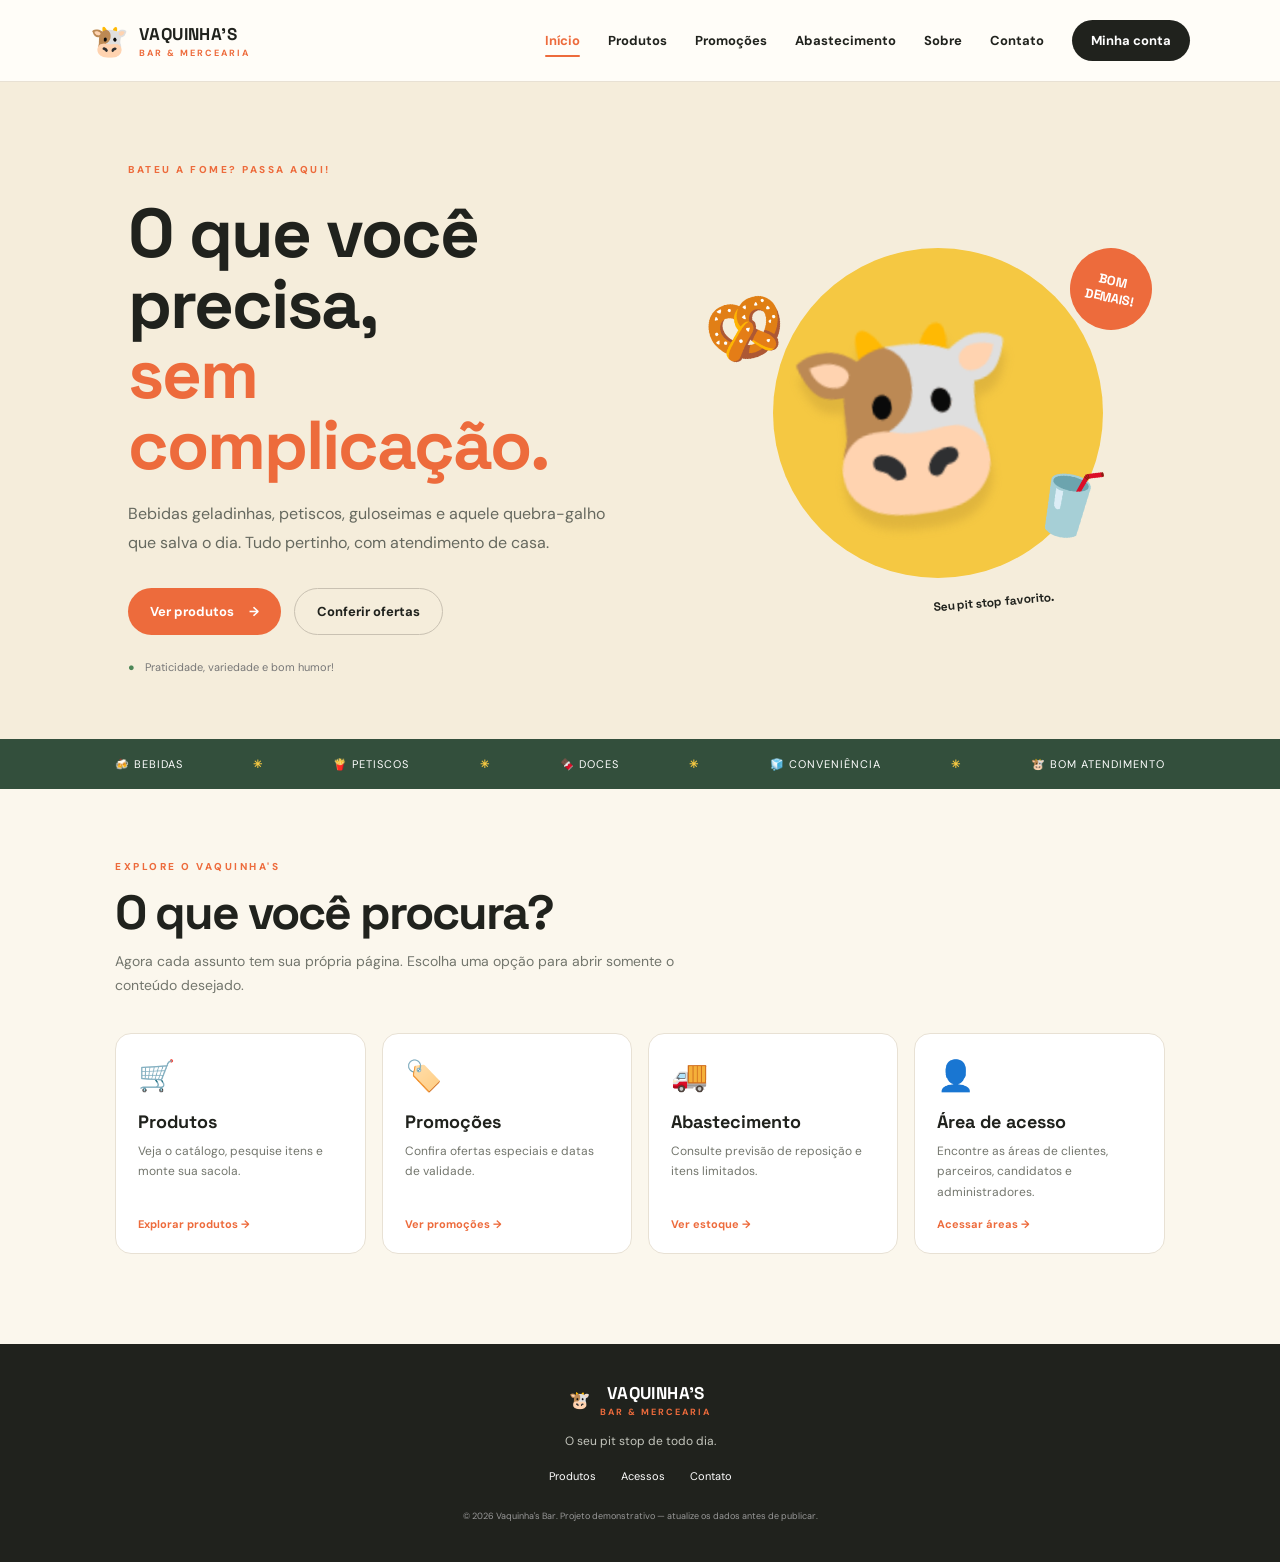
<file: vaquinhas_bar/index.html>
<!DOCTYPE html>
<html lang="pt-BR">
<head>
<meta charset="UTF-8"><meta name="viewport" content="width=device-width, initial-scale=1.0">
<meta name="description" content="Vaquinha's Bar — bebidas, petiscos e conveniência pertinho de você.">
<title>Início | Vaquinha's Bar</title><link rel="stylesheet" href="style.css">
</head><body>
<header class="topbar">
<a class="brand" href="index.html"><span class="brand-icon">🐮</span><span>VAQUINHA'S <small>BAR & MERCEARIA</small></span></a>
<button class="menu-toggle" aria-label="Abrir menu" aria-expanded="false" onclick="const n=document.querySelector('.nav'); const o=n.classList.toggle('open'); this.setAttribute('aria-expanded',o)">☰</button>
<nav class="nav" aria-label="Navegação principal">
<a href="index.html" aria-current="page">Início</a>
<a href="produtos.html" >Produtos</a>
<a href="promocoes.html" >Promoções</a>
<a href="abastecimento.html" >Abastecimento</a>
<a href="sobre.html" >Sobre</a>
<a href="contato.html" >Contato</a>
<a href="acesso.html" class="nav-cta" >Minha conta</a>
</nav></header>
<main class="page-main">
<section class="hero home-hero"><div class="hero-content"><span class="eyebrow">BATEU A FOME? PASSA AQUI!</span><h1>O que você precisa,<br><em>sem complicação.</em></h1><p>Bebidas geladinhas, petiscos, guloseimas e aquele quebra-galho que salva o dia. Tudo pertinho, com atendimento de casa.</p><div class="hero-actions"><a class="btn btn-primary" href="produtos.html">Ver produtos <span>→</span></a><a class="btn btn-ghost" href="promocoes.html">Conferir ofertas</a></div><div class="hero-note"><span>●</span> Praticidade, variedade e bom humor!</div></div><div class="hero-art"><div class="sun"></div><div class="hero-sticker">BOM<br>DEMAIS!</div><div class="big-cow">🐮</div><div class="drink">🥤</div><div class="chips">🥨</div><div class="hero-caption">Seu pit stop favorito.</div></div></section>
<section class="ticker"><span>🍻 BEBIDAS</span><b>✳</b><span>🍟 PETISCOS</span><b>✳</b><span>🍫 DOCES</span><b>✳</b><span>🧊 CONVENIÊNCIA</span><b>✳</b><span>🐮 BOM ATENDIMENTO</span></section>
<section class="section home-links"><div class="section-head"><div><span class="eyebrow">EXPLORE O VAQUINHA'S</span><h2>O que você procura?</h2><p>Agora cada assunto tem sua própria página. Escolha uma opção para abrir somente o conteúdo desejado.</p></div></div><div class="home-link-grid">
<a class="home-link-card" href="produtos.html"><span>🛒</span><h3>Produtos</h3><p>Veja o catálogo, pesquise itens e monte sua sacola.</p><strong>Explorar produtos →</strong></a>
<a class="home-link-card" href="promocoes.html"><span>🏷️</span><h3>Promoções</h3><p>Confira ofertas especiais e datas de validade.</p><strong>Ver promoções →</strong></a>
<a class="home-link-card" href="abastecimento.html"><span>🚚</span><h3>Abastecimento</h3><p>Consulte previsão de reposição e itens limitados.</p><strong>Ver estoque →</strong></a>
<a class="home-link-card" href="acesso.html"><span>👤</span><h3>Área de acesso</h3><p>Encontre as áreas de clientes, parceiros, candidatos e administradores.</p><strong>Acessar áreas →</strong></a>
</div></section>
</main>
<footer>
<a class="brand footer-brand" href="index.html"><span>🐮</span><span>VAQUINHA'S <small>BAR & MERCEARIA</small></span></a>
<p>O seu pit stop de todo dia.</p>
<div class="footer-links"><a href="produtos.html">Produtos</a><a href="acesso.html">Acessos</a><a href="contato.html">Contato</a></div>
<small>© 2026 Vaquinha's Bar. Projeto demonstrativo — atualize os dados antes de publicar.</small>
</footer>
<script src="script.js"></script>
</body></html>
</file>
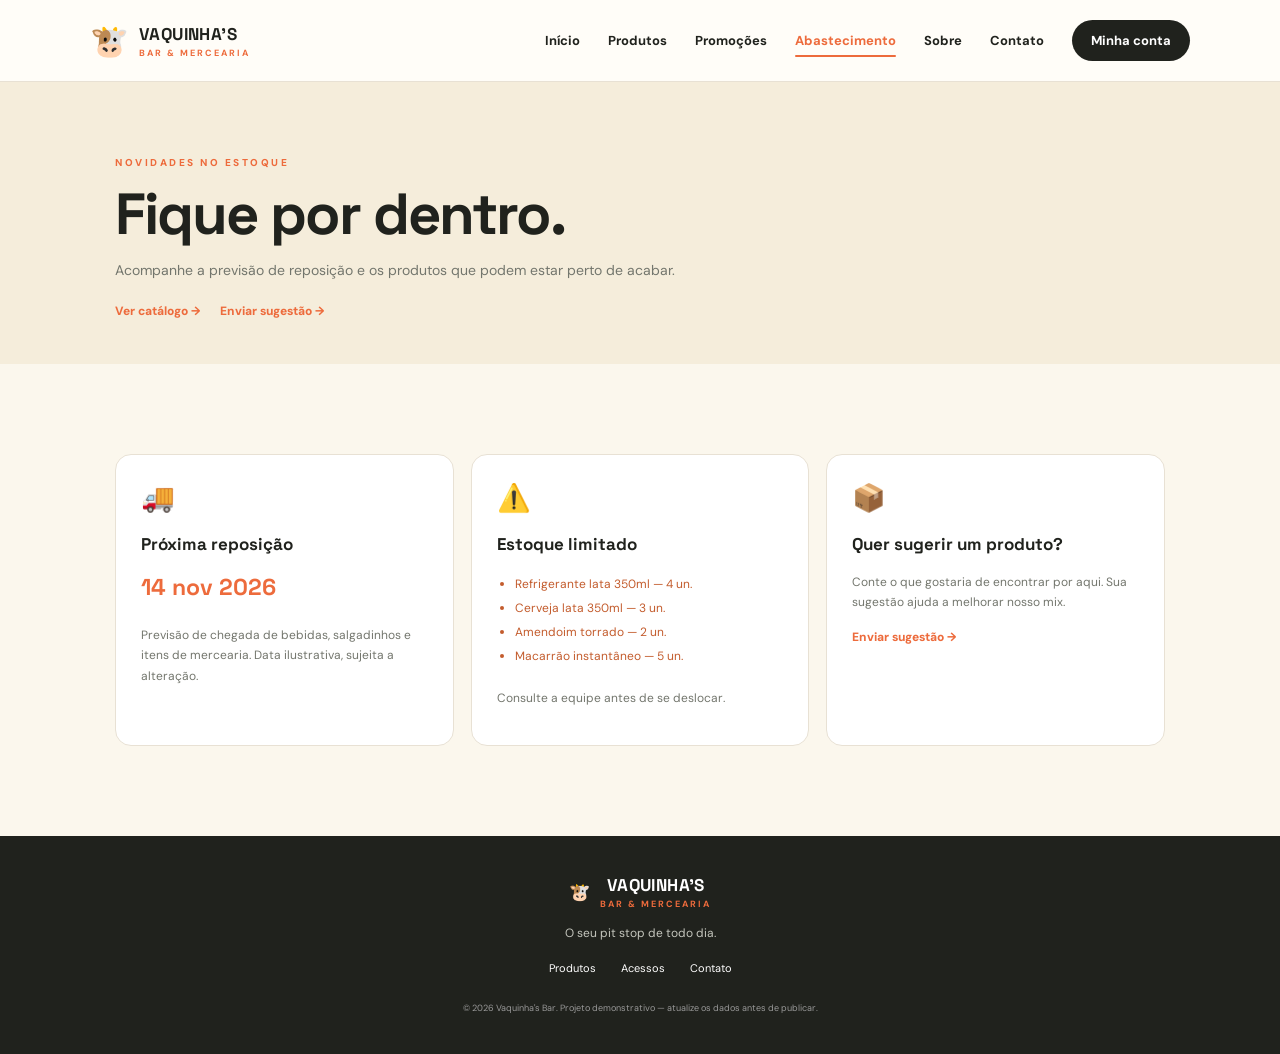
<file: vaquinhas_bar/abastecimento.html>
<!DOCTYPE html>
<html lang="pt-BR">
<head>
<meta charset="UTF-8"><meta name="viewport" content="width=device-width, initial-scale=1.0">
<meta name="description" content="Previsão de reposição e produtos com estoque baixo no Vaquinha's Bar.">
<title>Abastecimento | Vaquinha's Bar</title><link rel="stylesheet" href="style.css">
</head><body>
<header class="topbar">
<a class="brand" href="index.html"><span class="brand-icon">🐮</span><span>VAQUINHA'S <small>BAR & MERCEARIA</small></span></a>
<button class="menu-toggle" aria-label="Abrir menu" aria-expanded="false" onclick="const n=document.querySelector('.nav'); const o=n.classList.toggle('open'); this.setAttribute('aria-expanded',o)">☰</button>
<nav class="nav" aria-label="Navegação principal">
<a href="index.html" >Início</a>
<a href="produtos.html" >Produtos</a>
<a href="promocoes.html" >Promoções</a>
<a href="abastecimento.html" aria-current="page">Abastecimento</a>
<a href="sobre.html" >Sobre</a>
<a href="contato.html" >Contato</a>
<a href="acesso.html" class="nav-cta" >Minha conta</a>
</nav></header>
<main class="page-main">
<section class="page-heading"><span class="eyebrow">NOVIDADES NO ESTOQUE</span><h1>Fique por dentro.</h1><p>Acompanhe a previsão de reposição e os produtos que podem estar perto de acabar.</p><div class="page-heading-links"><a href="produtos.html">Ver catálogo →</a><a href="contato.html">Enviar sugestão →</a></div></section>
<section class="section stock-section"><div class="info-grid"><article class="info-card"><div class="info-icon">🚚</div><h3>Próxima reposição</h3><p class="big-info">14 nov 2026</p><p>Previsão de chegada de bebidas, salgadinhos e itens de mercearia. Data ilustrativa, sujeita a alteração.</p></article><article class="info-card"><div class="info-icon">⚠️</div><h3>Estoque limitado</h3><ul id="low-stock" class="stock-list"></ul><p class="muted">Consulte a equipe antes de se deslocar.</p></article><article class="info-card"><div class="info-icon">📦</div><h3>Quer sugerir um produto?</h3><p>Conte o que gostaria de encontrar por aqui. Sua sugestão ajuda a melhorar nosso mix.</p><a class="text-link" href="contato.html">Enviar sugestão →</a></article></div></section>
</main>
<footer>
<a class="brand footer-brand" href="index.html"><span>🐮</span><span>VAQUINHA'S <small>BAR & MERCEARIA</small></span></a>
<p>O seu pit stop de todo dia.</p>
<div class="footer-links"><a href="produtos.html">Produtos</a><a href="acesso.html">Acessos</a><a href="contato.html">Contato</a></div>
<small>© 2026 Vaquinha's Bar. Projeto demonstrativo — atualize os dados antes de publicar.</small>
</footer>
<script src="script.js"></script>
</body></html>
</file>
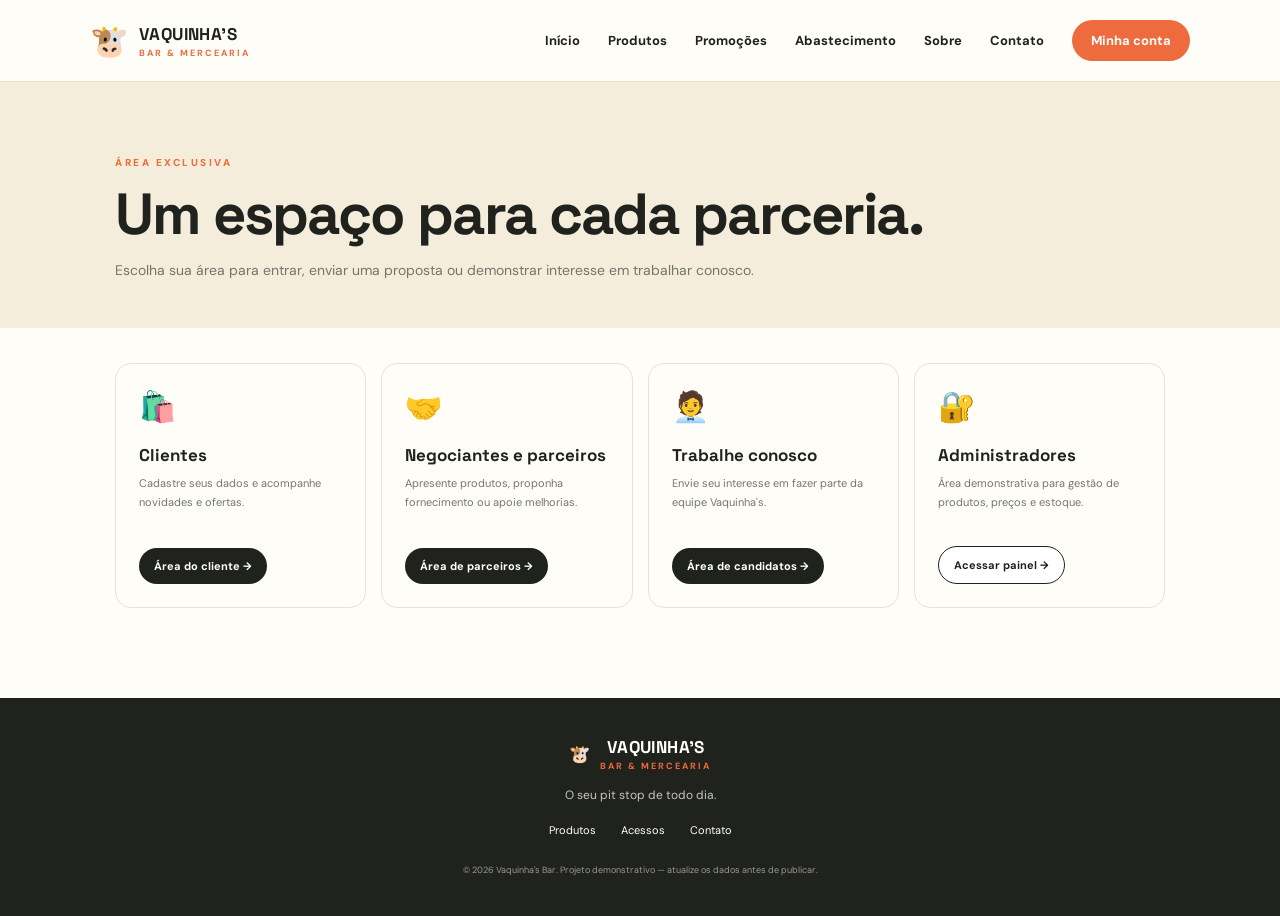
<file: vaquinhas_bar/acesso.html>
<!DOCTYPE html>
<html lang="pt-BR">
<head>
<meta charset="UTF-8"><meta name="viewport" content="width=device-width, initial-scale=1.0">
<meta name="description" content="Acesse as áreas de clientes, parceiros, candidatos e administradores do Vaquinha's Bar.">
<title>Minha conta | Vaquinha's Bar</title><link rel="stylesheet" href="style.css">
</head><body>
<header class="topbar">
<a class="brand" href="index.html"><span class="brand-icon">🐮</span><span>VAQUINHA'S <small>BAR & MERCEARIA</small></span></a>
<button class="menu-toggle" aria-label="Abrir menu" aria-expanded="false" onclick="const n=document.querySelector('.nav'); const o=n.classList.toggle('open'); this.setAttribute('aria-expanded',o)">☰</button>
<nav class="nav" aria-label="Navegação principal">
<a href="index.html" >Início</a>
<a href="produtos.html" >Produtos</a>
<a href="promocoes.html" >Promoções</a>
<a href="abastecimento.html" >Abastecimento</a>
<a href="sobre.html" >Sobre</a>
<a href="contato.html" >Contato</a>
<a href="acesso.html" class="nav-cta" aria-current="page">Minha conta</a>
</nav></header>
<main class="page-main">
<section class="page-heading"><span class="eyebrow">ÁREA EXCLUSIVA</span><h1>Um espaço para cada parceria.</h1><p>Escolha sua área para entrar, enviar uma proposta ou demonstrar interesse em trabalhar conosco.</p></section>
<section class="section portals access-page"><div class="portal-grid"><article class="portal-card"><span>🛍️</span><h3>Clientes</h3><p>Cadastre seus dados e acompanhe novidades e ofertas.</p><a class="btn btn-dark" href="clientes.html">Área do cliente →</a></article><article class="portal-card"><span>🤝</span><h3>Negociantes e parceiros</h3><p>Apresente produtos, proponha fornecimento ou apoie melhorias.</p><a class="btn btn-dark" href="parceiros.html">Área de parceiros →</a></article><article class="portal-card"><span>🧑‍💼</span><h3>Trabalhe conosco</h3><p>Envie seu interesse em fazer parte da equipe Vaquinha's.</p><a class="btn btn-dark" href="candidatos.html">Área de candidatos →</a></article><article class="portal-card admin-card"><span>🔐</span><h3>Administradores</h3><p>Área demonstrativa para gestão de produtos, preços e estoque.</p><a class="btn btn-outline" href="administracao.html">Acessar painel →</a></article></div></section>
</main>
<footer>
<a class="brand footer-brand" href="index.html"><span>🐮</span><span>VAQUINHA'S <small>BAR & MERCEARIA</small></span></a>
<p>O seu pit stop de todo dia.</p>
<div class="footer-links"><a href="produtos.html">Produtos</a><a href="acesso.html">Acessos</a><a href="contato.html">Contato</a></div>
<small>© 2026 Vaquinha's Bar. Projeto demonstrativo — atualize os dados antes de publicar.</small>
</footer>
<script src="script.js"></script>
</body></html>
</file>
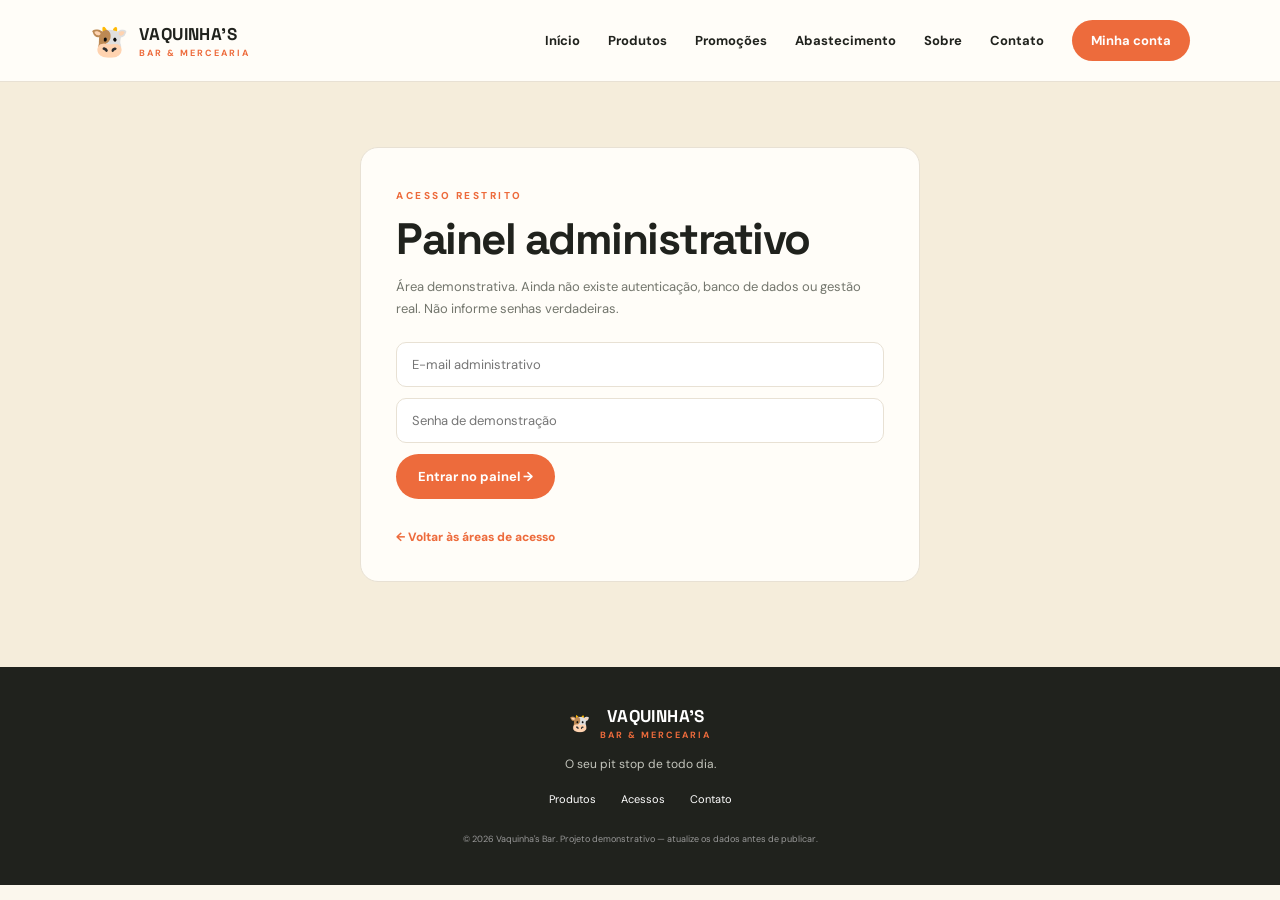
<file: vaquinhas_bar/administracao.html>
<!DOCTYPE html>
<html lang="pt-BR">
<head>
<meta charset="UTF-8"><meta name="viewport" content="width=device-width, initial-scale=1.0">
<meta name="description" content="Painel administrativo demonstrativo do Vaquinha's Bar.">
<title>Administração | Vaquinha's Bar</title><link rel="stylesheet" href="style.css">
</head><body>
<header class="topbar">
<a class="brand" href="index.html"><span class="brand-icon">🐮</span><span>VAQUINHA'S <small>BAR & MERCEARIA</small></span></a>
<button class="menu-toggle" aria-label="Abrir menu" aria-expanded="false" onclick="const n=document.querySelector('.nav'); const o=n.classList.toggle('open'); this.setAttribute('aria-expanded',o)">☰</button>
<nav class="nav" aria-label="Navegação principal">
<a href="index.html" >Início</a>
<a href="produtos.html" >Produtos</a>
<a href="promocoes.html" >Promoções</a>
<a href="abastecimento.html" >Abastecimento</a>
<a href="sobre.html" >Sobre</a>
<a href="contato.html" >Contato</a>
<a href="acesso.html" class="nav-cta" aria-current="page">Minha conta</a>
</nav></header>
<main class="page-main">
<section class="form-page"><div class="form-page-card"><span class="eyebrow">ACESSO RESTRITO</span><h1>Painel administrativo</h1><p>Área demonstrativa. Ainda não existe autenticação, banco de dados ou gestão real. Não informe senhas verdadeiras.</p><form id="admin-form"><input required type="email" placeholder="E-mail administrativo"><input required type="password" placeholder="Senha de demonstração"><button class="btn btn-primary">Entrar no painel →</button></form><div id="admin-dashboard" class="admin-dashboard" hidden><h2>Resumo demonstrativo</h2><div class="admin-row"><b>Produtos cadastrados</b><strong>8</strong></div><div class="admin-row"><b>Itens com estoque baixo</b><strong>4</strong></div><div class="admin-row"><b>Promoções de exemplo</b><strong>2</strong></div><div class="admin-row"><b>Próxima reposição ilustrativa</b><strong>14/11/2026</strong></div><p class="admin-hint">Para administrar dados reais, é necessário implementar servidor, banco de dados e autenticação segura.</p></div><a class="text-link" href="acesso.html">← Voltar às áreas de acesso</a></div></section>
</main>
<footer>
<a class="brand footer-brand" href="index.html"><span>🐮</span><span>VAQUINHA'S <small>BAR & MERCEARIA</small></span></a>
<p>O seu pit stop de todo dia.</p>
<div class="footer-links"><a href="produtos.html">Produtos</a><a href="acesso.html">Acessos</a><a href="contato.html">Contato</a></div>
<small>© 2026 Vaquinha's Bar. Projeto demonstrativo — atualize os dados antes de publicar.</small>
</footer>
<script src="script.js"></script>
</body></html>
</file>
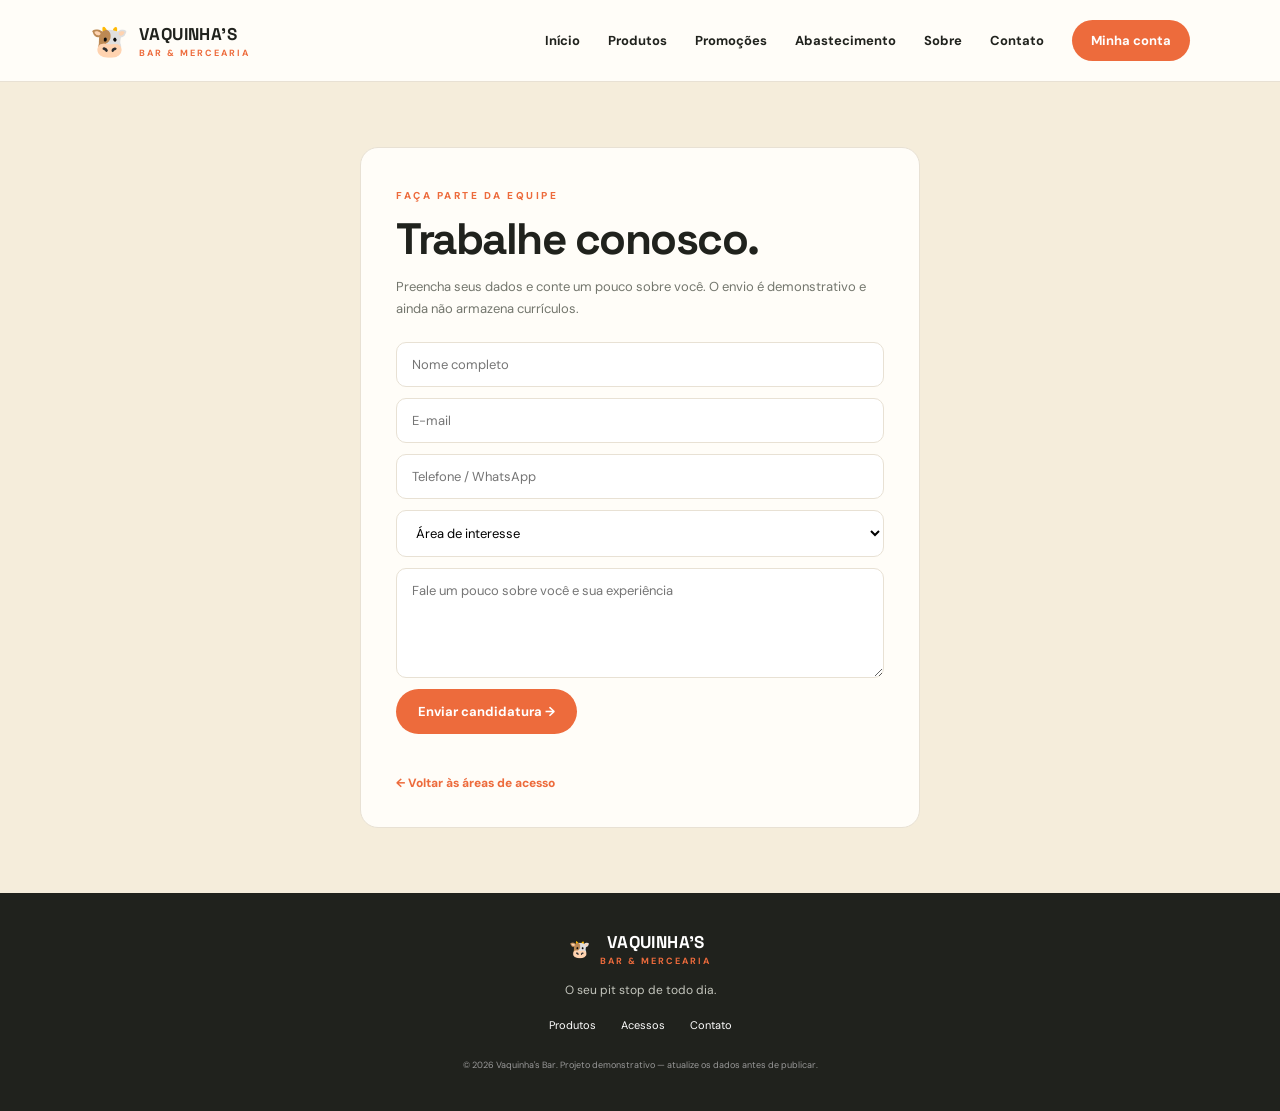
<file: vaquinhas_bar/candidatos.html>
<!DOCTYPE html>
<html lang="pt-BR">
<head>
<meta charset="UTF-8"><meta name="viewport" content="width=device-width, initial-scale=1.0">
<meta name="description" content="Envie seu interesse em trabalhar no Vaquinha's Bar.">
<title>Trabalhe conosco | Vaquinha's Bar</title><link rel="stylesheet" href="style.css">
</head><body>
<header class="topbar">
<a class="brand" href="index.html"><span class="brand-icon">🐮</span><span>VAQUINHA'S <small>BAR & MERCEARIA</small></span></a>
<button class="menu-toggle" aria-label="Abrir menu" aria-expanded="false" onclick="const n=document.querySelector('.nav'); const o=n.classList.toggle('open'); this.setAttribute('aria-expanded',o)">☰</button>
<nav class="nav" aria-label="Navegação principal">
<a href="index.html" >Início</a>
<a href="produtos.html" >Produtos</a>
<a href="promocoes.html" >Promoções</a>
<a href="abastecimento.html" >Abastecimento</a>
<a href="sobre.html" >Sobre</a>
<a href="contato.html" >Contato</a>
<a href="acesso.html" class="nav-cta" aria-current="page">Minha conta</a>
</nav></header>
<main class="page-main">
<section class="form-page"><div class="form-page-card"><span class="eyebrow">FAÇA PARTE DA EQUIPE</span><h1>Trabalhe conosco.</h1><p>Preencha seus dados e conte um pouco sobre você. O envio é demonstrativo e ainda não armazena currículos.</p><form data-demo-form><input required placeholder="Nome completo"><input required type="email" placeholder="E-mail"><input required placeholder="Telefone / WhatsApp"><select required><option value="">Área de interesse</option><option>Atendimento</option><option>Reposição / estoque</option><option>Caixa</option><option>Outra</option></select><textarea placeholder="Fale um pouco sobre você e sua experiência"></textarea><button class="btn btn-primary">Enviar candidatura →</button><p class="form-note"></p></form><a class="text-link" href="acesso.html">← Voltar às áreas de acesso</a></div></section>
</main>
<footer>
<a class="brand footer-brand" href="index.html"><span>🐮</span><span>VAQUINHA'S <small>BAR & MERCEARIA</small></span></a>
<p>O seu pit stop de todo dia.</p>
<div class="footer-links"><a href="produtos.html">Produtos</a><a href="acesso.html">Acessos</a><a href="contato.html">Contato</a></div>
<small>© 2026 Vaquinha's Bar. Projeto demonstrativo — atualize os dados antes de publicar.</small>
</footer>
<script src="script.js"></script>
</body></html>
</file>
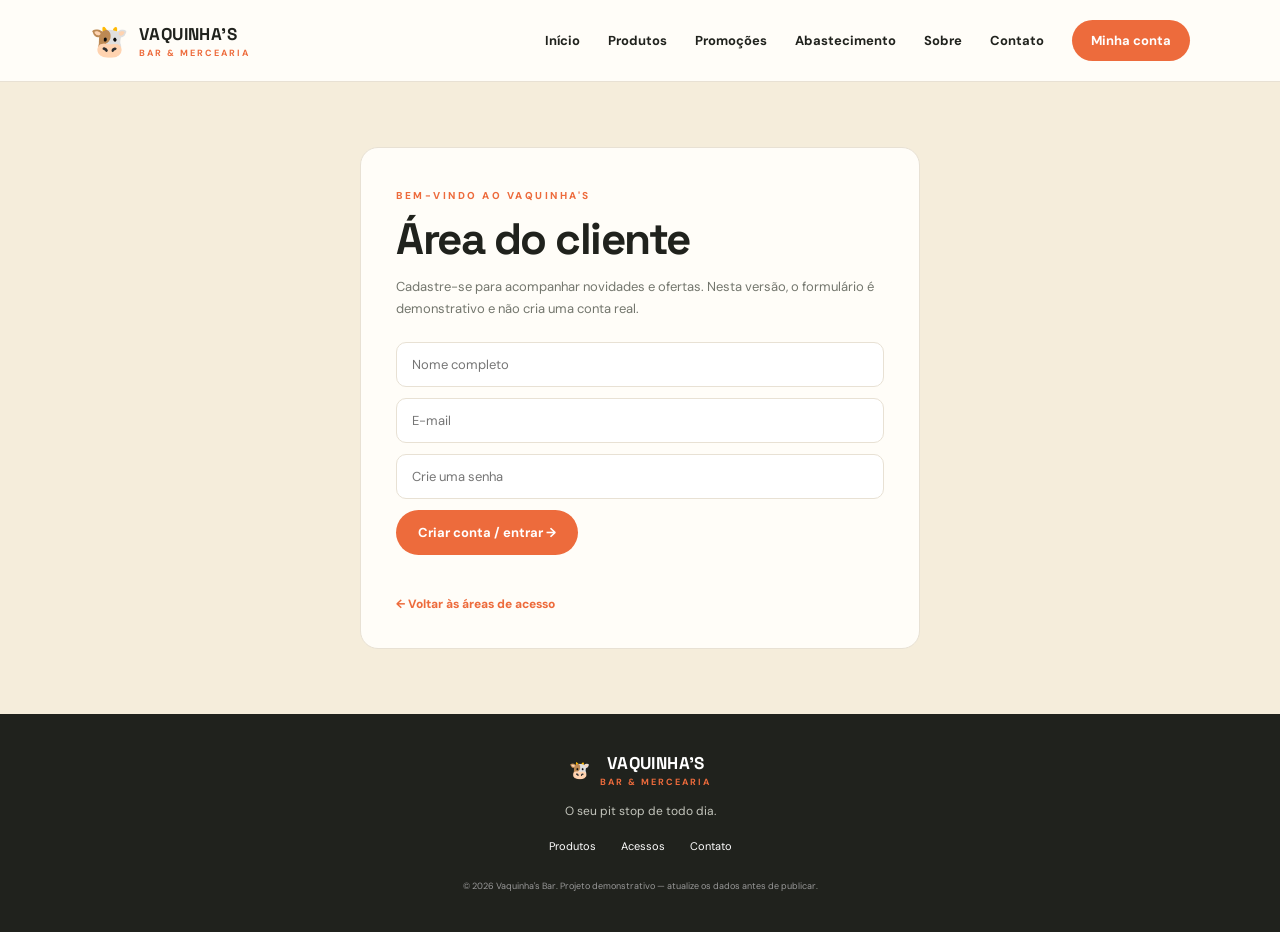
<file: vaquinhas_bar/clientes.html>
<!DOCTYPE html>
<html lang="pt-BR">
<head>
<meta charset="UTF-8"><meta name="viewport" content="width=device-width, initial-scale=1.0">
<meta name="description" content="Cadastro demonstrativo de clientes do Vaquinha's Bar.">
<title>Área do cliente | Vaquinha's Bar</title><link rel="stylesheet" href="style.css">
</head><body>
<header class="topbar">
<a class="brand" href="index.html"><span class="brand-icon">🐮</span><span>VAQUINHA'S <small>BAR & MERCEARIA</small></span></a>
<button class="menu-toggle" aria-label="Abrir menu" aria-expanded="false" onclick="const n=document.querySelector('.nav'); const o=n.classList.toggle('open'); this.setAttribute('aria-expanded',o)">☰</button>
<nav class="nav" aria-label="Navegação principal">
<a href="index.html" >Início</a>
<a href="produtos.html" >Produtos</a>
<a href="promocoes.html" >Promoções</a>
<a href="abastecimento.html" >Abastecimento</a>
<a href="sobre.html" >Sobre</a>
<a href="contato.html" >Contato</a>
<a href="acesso.html" class="nav-cta" aria-current="page">Minha conta</a>
</nav></header>
<main class="page-main">
<section class="form-page"><div class="form-page-card"><span class="eyebrow">BEM-VINDO AO VAQUINHA'S</span><h1>Área do cliente</h1><p>Cadastre-se para acompanhar novidades e ofertas. Nesta versão, o formulário é demonstrativo e não cria uma conta real.</p><form data-demo-form><input required placeholder="Nome completo"><input required type="email" placeholder="E-mail"><input required type="password" minlength="6" placeholder="Crie uma senha"><button class="btn btn-primary">Criar conta / entrar →</button><p class="form-note"></p></form><a class="text-link" href="acesso.html">← Voltar às áreas de acesso</a></div></section>
</main>
<footer>
<a class="brand footer-brand" href="index.html"><span>🐮</span><span>VAQUINHA'S <small>BAR & MERCEARIA</small></span></a>
<p>O seu pit stop de todo dia.</p>
<div class="footer-links"><a href="produtos.html">Produtos</a><a href="acesso.html">Acessos</a><a href="contato.html">Contato</a></div>
<small>© 2026 Vaquinha's Bar. Projeto demonstrativo — atualize os dados antes de publicar.</small>
</footer>
<script src="script.js"></script>
</body></html>
</file>
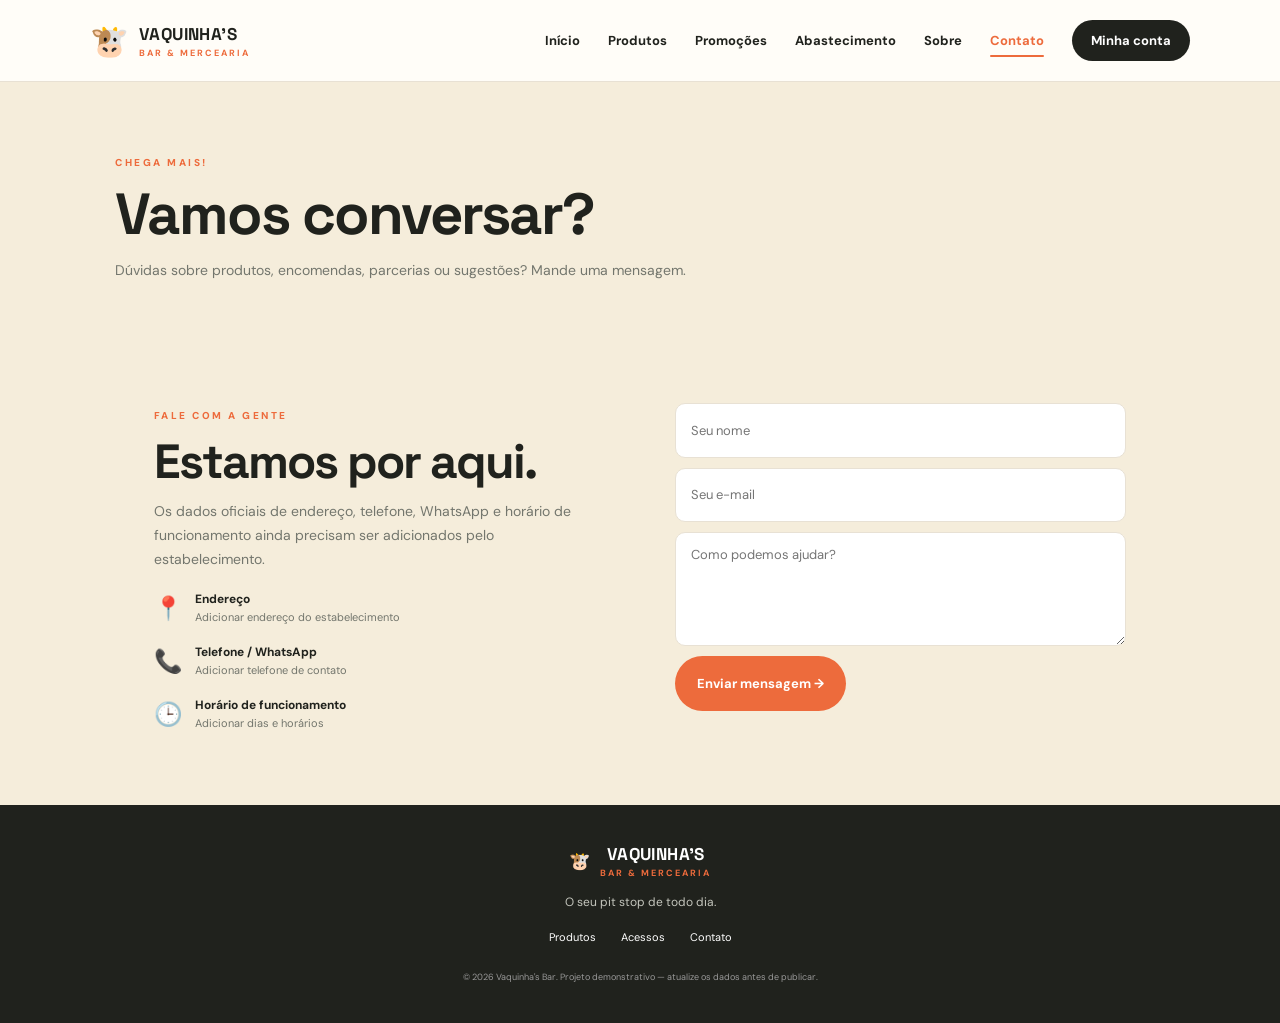
<file: vaquinhas_bar/contato.html>
<!DOCTYPE html>
<html lang="pt-BR">
<head>
<meta charset="UTF-8"><meta name="viewport" content="width=device-width, initial-scale=1.0">
<meta name="description" content="Entre em contato com o Vaquinha's Bar.">
<title>Contato | Vaquinha's Bar</title><link rel="stylesheet" href="style.css">
</head><body>
<header class="topbar">
<a class="brand" href="index.html"><span class="brand-icon">🐮</span><span>VAQUINHA'S <small>BAR & MERCEARIA</small></span></a>
<button class="menu-toggle" aria-label="Abrir menu" aria-expanded="false" onclick="const n=document.querySelector('.nav'); const o=n.classList.toggle('open'); this.setAttribute('aria-expanded',o)">☰</button>
<nav class="nav" aria-label="Navegação principal">
<a href="index.html" >Início</a>
<a href="produtos.html" >Produtos</a>
<a href="promocoes.html" >Promoções</a>
<a href="abastecimento.html" >Abastecimento</a>
<a href="sobre.html" >Sobre</a>
<a href="contato.html" aria-current="page">Contato</a>
<a href="acesso.html" class="nav-cta" >Minha conta</a>
</nav></header>
<main class="page-main">
<section class="page-heading"><span class="eyebrow">CHEGA MAIS!</span><h1>Vamos conversar?</h1><p>Dúvidas sobre produtos, encomendas, parcerias ou sugestões? Mande uma mensagem.</p></section>
<section class="contact contact-page"><div><span class="eyebrow">FALE COM A GENTE</span><h2>Estamos por aqui.</h2><p>Os dados oficiais de endereço, telefone, WhatsApp e horário de funcionamento ainda precisam ser adicionados pelo estabelecimento.</p><div class="contact-detail"><span>📍</span><div><b>Endereço</b><small>Adicionar endereço do estabelecimento</small></div></div><div class="contact-detail"><span>📞</span><div><b>Telefone / WhatsApp</b><small>Adicionar telefone de contato</small></div></div><div class="contact-detail"><span>🕒</span><div><b>Horário de funcionamento</b><small>Adicionar dias e horários</small></div></div></div><form id="contact-form" data-demo-form><input required placeholder="Seu nome"><input required type="email" placeholder="Seu e-mail"><textarea required placeholder="Como podemos ajudar?"></textarea><button class="btn btn-primary">Enviar mensagem →</button><p class="form-note" id="contact-note"></p></form></section>
</main>
<footer>
<a class="brand footer-brand" href="index.html"><span>🐮</span><span>VAQUINHA'S <small>BAR & MERCEARIA</small></span></a>
<p>O seu pit stop de todo dia.</p>
<div class="footer-links"><a href="produtos.html">Produtos</a><a href="acesso.html">Acessos</a><a href="contato.html">Contato</a></div>
<small>© 2026 Vaquinha's Bar. Projeto demonstrativo — atualize os dados antes de publicar.</small>
</footer>
<script src="script.js"></script>
</body></html>
</file>
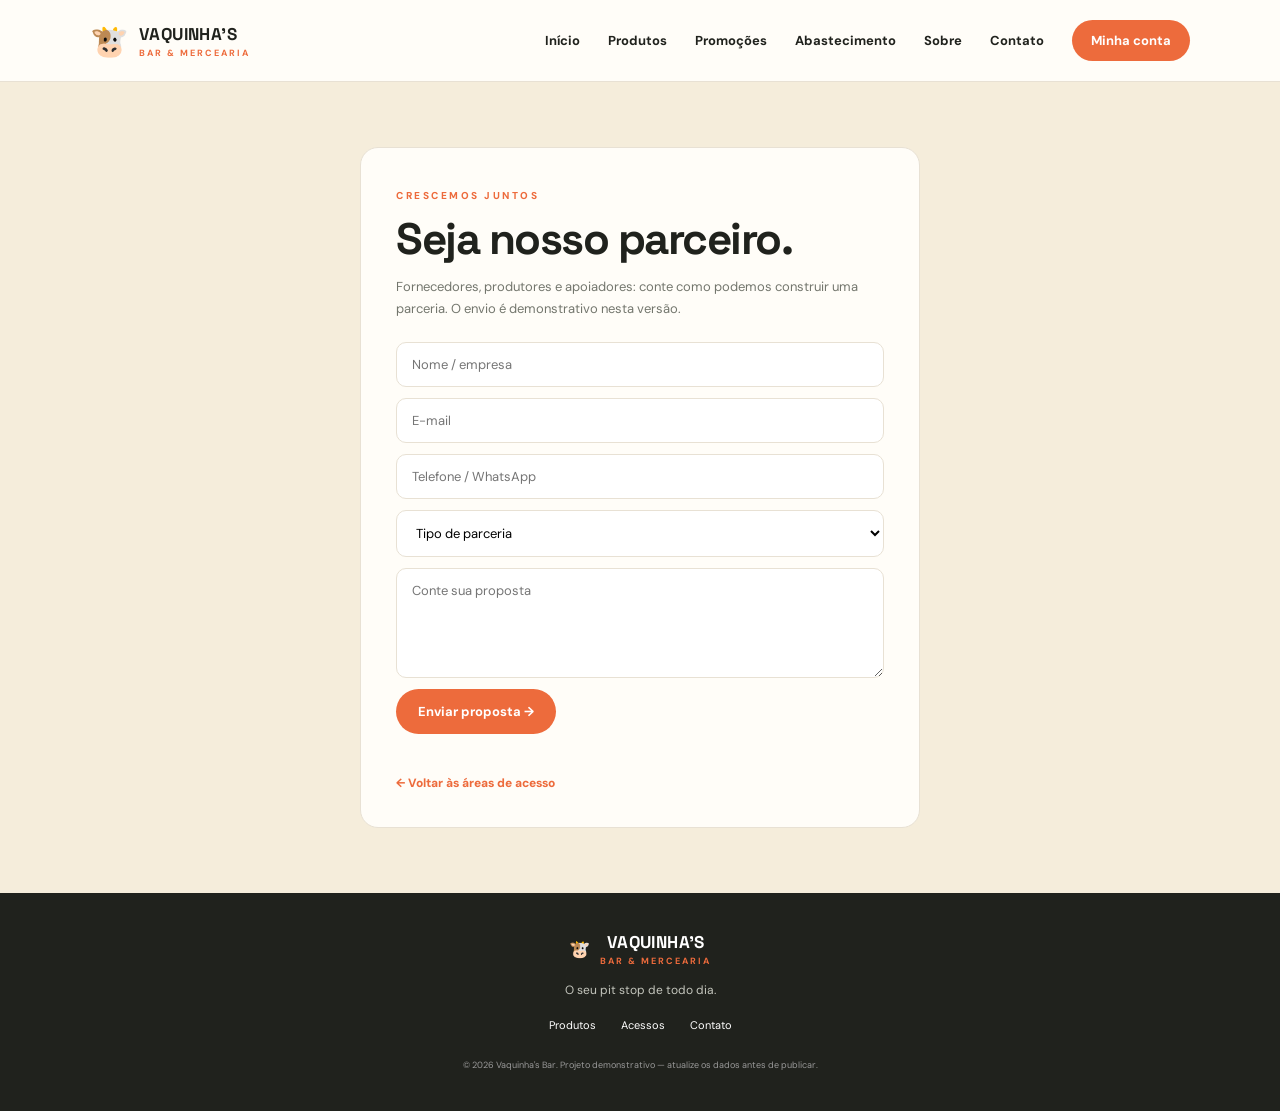
<file: vaquinhas_bar/parceiros.html>
<!DOCTYPE html>
<html lang="pt-BR">
<head>
<meta charset="UTF-8"><meta name="viewport" content="width=device-width, initial-scale=1.0">
<meta name="description" content="Propostas de fornecedores, produtores e apoiadores do Vaquinha's Bar.">
<title>Área de parceiros | Vaquinha's Bar</title><link rel="stylesheet" href="style.css">
</head><body>
<header class="topbar">
<a class="brand" href="index.html"><span class="brand-icon">🐮</span><span>VAQUINHA'S <small>BAR & MERCEARIA</small></span></a>
<button class="menu-toggle" aria-label="Abrir menu" aria-expanded="false" onclick="const n=document.querySelector('.nav'); const o=n.classList.toggle('open'); this.setAttribute('aria-expanded',o)">☰</button>
<nav class="nav" aria-label="Navegação principal">
<a href="index.html" >Início</a>
<a href="produtos.html" >Produtos</a>
<a href="promocoes.html" >Promoções</a>
<a href="abastecimento.html" >Abastecimento</a>
<a href="sobre.html" >Sobre</a>
<a href="contato.html" >Contato</a>
<a href="acesso.html" class="nav-cta" aria-current="page">Minha conta</a>
</nav></header>
<main class="page-main">
<section class="form-page"><div class="form-page-card"><span class="eyebrow">CRESCEMOS JUNTOS</span><h1>Seja nosso parceiro.</h1><p>Fornecedores, produtores e apoiadores: conte como podemos construir uma parceria. O envio é demonstrativo nesta versão.</p><form data-demo-form><input required placeholder="Nome / empresa"><input required type="email" placeholder="E-mail"><input placeholder="Telefone / WhatsApp"><select required><option value="">Tipo de parceria</option><option>Fornecimento de produtos</option><option>Doação / apoio à infraestrutura</option><option>Outra proposta</option></select><textarea required placeholder="Conte sua proposta"></textarea><button class="btn btn-primary">Enviar proposta →</button><p class="form-note"></p></form><a class="text-link" href="acesso.html">← Voltar às áreas de acesso</a></div></section>
</main>
<footer>
<a class="brand footer-brand" href="index.html"><span>🐮</span><span>VAQUINHA'S <small>BAR & MERCEARIA</small></span></a>
<p>O seu pit stop de todo dia.</p>
<div class="footer-links"><a href="produtos.html">Produtos</a><a href="acesso.html">Acessos</a><a href="contato.html">Contato</a></div>
<small>© 2026 Vaquinha's Bar. Projeto demonstrativo — atualize os dados antes de publicar.</small>
</footer>
<script src="script.js"></script>
</body></html>
</file>
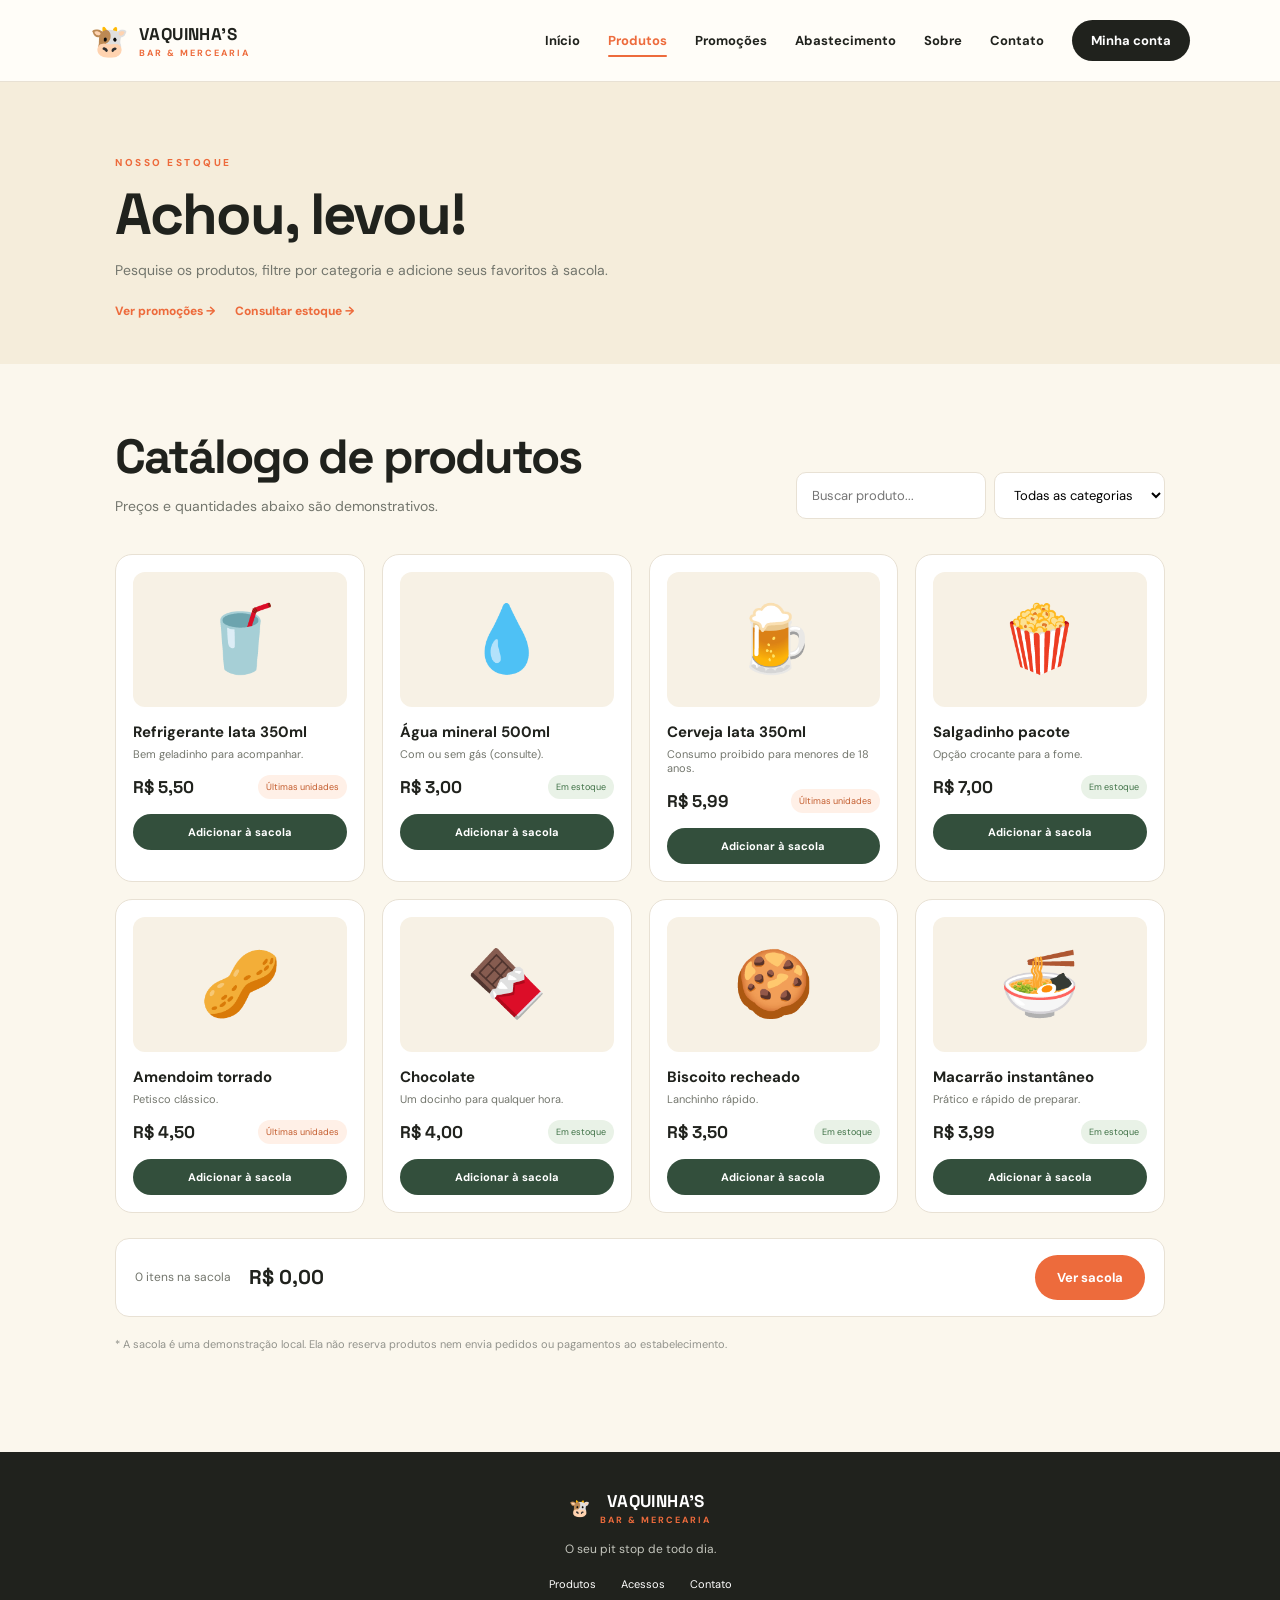
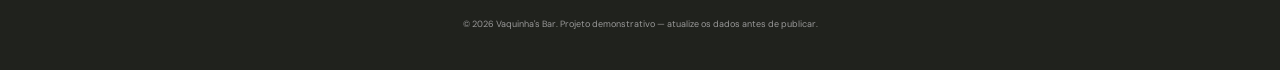
<file: vaquinhas_bar/produtos.html>
<!DOCTYPE html>
<html lang="pt-BR">
<head>
<meta charset="UTF-8"><meta name="viewport" content="width=device-width, initial-scale=1.0">
<meta name="description" content="Catálogo de bebidas, petiscos, doces e itens de mercearia do Vaquinha's Bar.">
<title>Produtos | Vaquinha's Bar</title><link rel="stylesheet" href="style.css">
</head><body>
<header class="topbar">
<a class="brand" href="index.html"><span class="brand-icon">🐮</span><span>VAQUINHA'S <small>BAR & MERCEARIA</small></span></a>
<button class="menu-toggle" aria-label="Abrir menu" aria-expanded="false" onclick="const n=document.querySelector('.nav'); const o=n.classList.toggle('open'); this.setAttribute('aria-expanded',o)">☰</button>
<nav class="nav" aria-label="Navegação principal">
<a href="index.html" >Início</a>
<a href="produtos.html" aria-current="page">Produtos</a>
<a href="promocoes.html" >Promoções</a>
<a href="abastecimento.html" >Abastecimento</a>
<a href="sobre.html" >Sobre</a>
<a href="contato.html" >Contato</a>
<a href="acesso.html" class="nav-cta" >Minha conta</a>
</nav></header>
<main class="page-main">
<section class="page-heading"><span class="eyebrow">NOSSO ESTOQUE</span><h1>Achou, levou!</h1><p>Pesquise os produtos, filtre por categoria e adicione seus favoritos à sacola.</p><div class="page-heading-links"><a href="promocoes.html">Ver promoções →</a><a href="abastecimento.html">Consultar estoque →</a></div></section>
<section class="section product-page-section"><div class="section-head"><div><h2>Catálogo de produtos</h2><p>Preços e quantidades abaixo são demonstrativos.</p></div><div class="search-wrap"><input id="search" type="search" placeholder="Buscar produto..." aria-label="Buscar produto"><select id="category"><option value="todos">Todas as categorias</option><option>Bebidas</option><option>Petiscos</option><option>Doces</option><option>Mercearia</option></select></div></div><div id="product-grid" class="product-grid"></div>
<div class="cart-bar" id="cart-bar"><div class="cart-summary"><span id="cart-count">0 itens na sacola</span><strong id="cart-total">R$ 0,00</strong></div><button class="btn btn-primary" id="cart-toggle" type="button">Ver sacola</button></div><div class="cart-panel" id="cart-panel" hidden></div>
<p class="fineprint">* A sacola é uma demonstração local. Ela não reserva produtos nem envia pedidos ou pagamentos ao estabelecimento.</p></section>
</main>
<footer>
<a class="brand footer-brand" href="index.html"><span>🐮</span><span>VAQUINHA'S <small>BAR & MERCEARIA</small></span></a>
<p>O seu pit stop de todo dia.</p>
<div class="footer-links"><a href="produtos.html">Produtos</a><a href="acesso.html">Acessos</a><a href="contato.html">Contato</a></div>
<small>© 2026 Vaquinha's Bar. Projeto demonstrativo — atualize os dados antes de publicar.</small>
</footer>
<script src="script.js"></script>
</body></html>
</file>
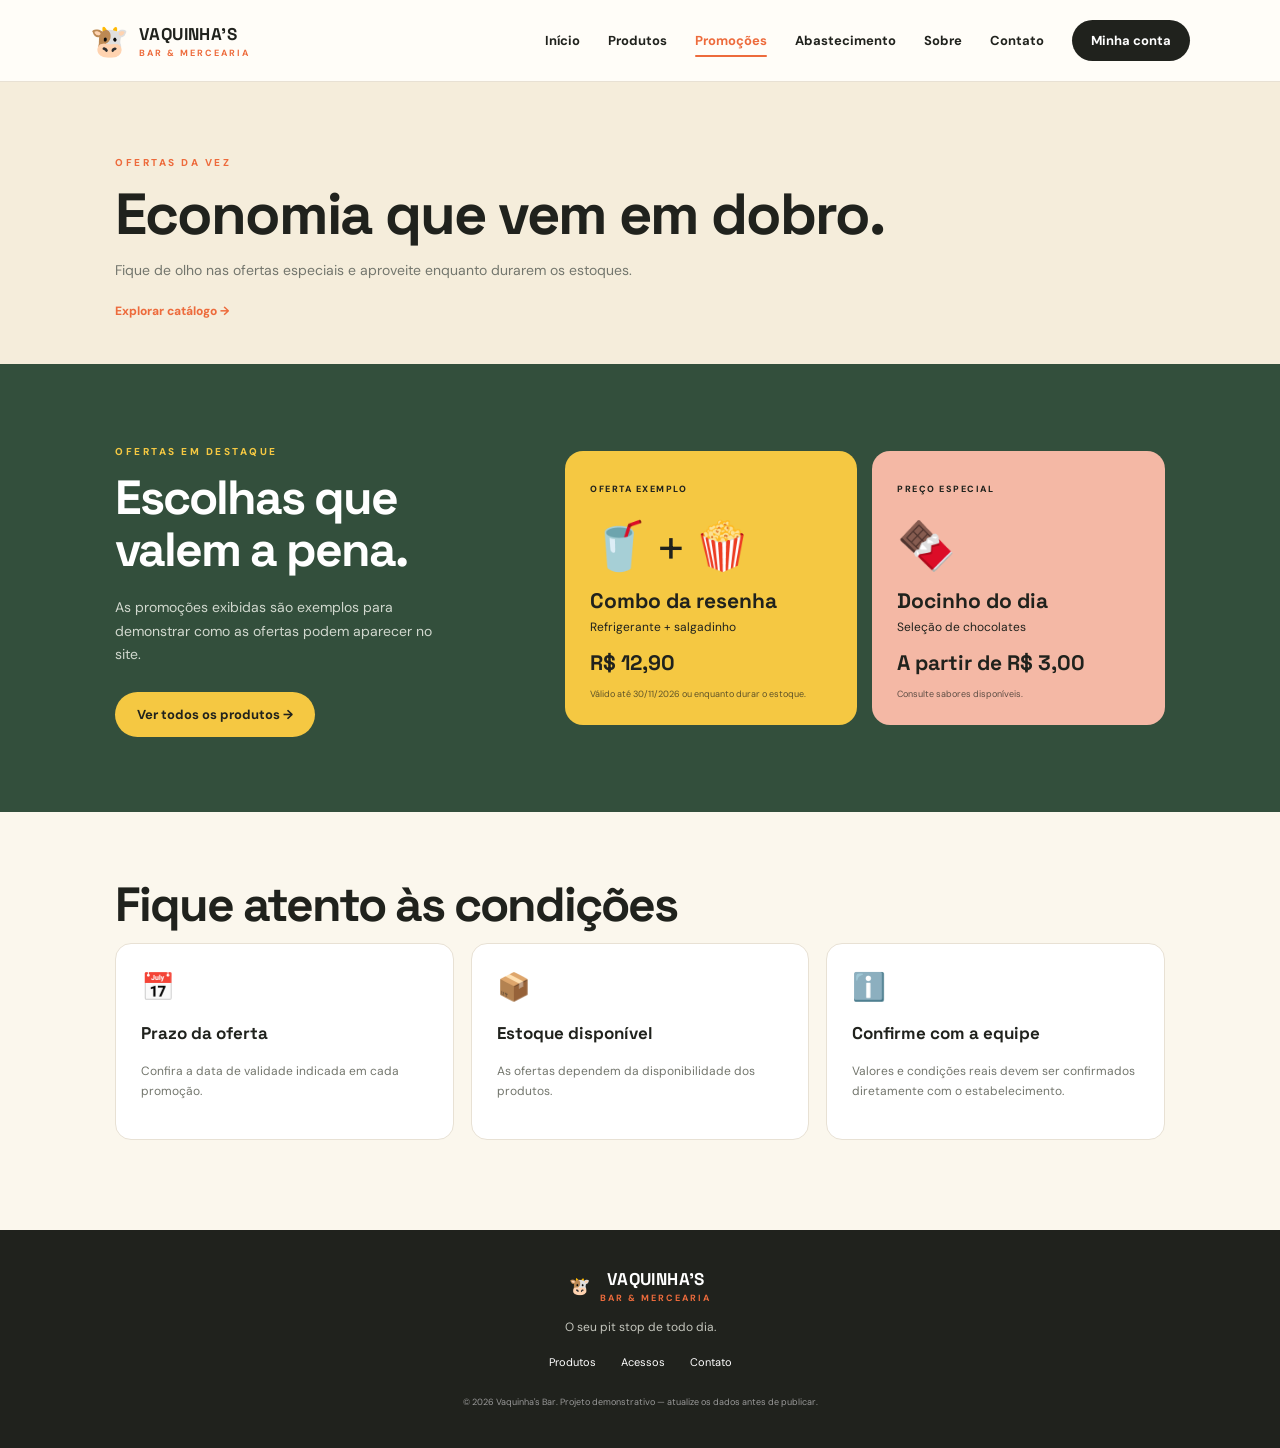
<file: vaquinhas_bar/promocoes.html>
<!DOCTYPE html>
<html lang="pt-BR">
<head>
<meta charset="UTF-8"><meta name="viewport" content="width=device-width, initial-scale=1.0">
<meta name="description" content="Ofertas e promoções do Vaquinha's Bar.">
<title>Promoções | Vaquinha's Bar</title><link rel="stylesheet" href="style.css">
</head><body>
<header class="topbar">
<a class="brand" href="index.html"><span class="brand-icon">🐮</span><span>VAQUINHA'S <small>BAR & MERCEARIA</small></span></a>
<button class="menu-toggle" aria-label="Abrir menu" aria-expanded="false" onclick="const n=document.querySelector('.nav'); const o=n.classList.toggle('open'); this.setAttribute('aria-expanded',o)">☰</button>
<nav class="nav" aria-label="Navegação principal">
<a href="index.html" >Início</a>
<a href="produtos.html" >Produtos</a>
<a href="promocoes.html" aria-current="page">Promoções</a>
<a href="abastecimento.html" >Abastecimento</a>
<a href="sobre.html" >Sobre</a>
<a href="contato.html" >Contato</a>
<a href="acesso.html" class="nav-cta" >Minha conta</a>
</nav></header>
<main class="page-main">
<section class="page-heading"><span class="eyebrow">OFERTAS DA VEZ</span><h1>Economia que vem em dobro.</h1><p>Fique de olho nas ofertas especiais e aproveite enquanto durarem os estoques.</p><div class="page-heading-links"><a href="produtos.html">Explorar catálogo →</a></div></section>
<section class="promo-section promo-page-section"><div class="promo-copy"><span class="eyebrow">OFERTAS EM DESTAQUE</span><h2>Escolhas que<br>valem a pena.</h2><p>As promoções exibidas são exemplos para demonstrar como as ofertas podem aparecer no site.</p><a href="produtos.html" class="btn btn-light">Ver todos os produtos →</a></div><div class="promo-cards"><article class="promo-card yellow"><span class="tag">OFERTA EXEMPLO</span><div class="promo-emoji">🥤 + 🍿</div><h3>Combo da resenha</h3><p>Refrigerante + salgadinho</p><strong>R$ 12,90</strong><small>Válido até 30/11/2026 ou enquanto durar o estoque.</small></article><article class="promo-card pink"><span class="tag">PREÇO ESPECIAL</span><div class="promo-emoji">🍫</div><h3>Docinho do dia</h3><p>Seleção de chocolates</p><strong>A partir de R$ 3,00</strong><small>Consulte sabores disponíveis.</small></article></div></section>
<section class="section promo-rules"><h2>Fique atento às condições</h2><div class="info-grid"><article class="info-card"><div class="info-icon">📅</div><h3>Prazo da oferta</h3><p>Confira a data de validade indicada em cada promoção.</p></article><article class="info-card"><div class="info-icon">📦</div><h3>Estoque disponível</h3><p>As ofertas dependem da disponibilidade dos produtos.</p></article><article class="info-card"><div class="info-icon">ℹ️</div><h3>Confirme com a equipe</h3><p>Valores e condições reais devem ser confirmados diretamente com o estabelecimento.</p></article></div></section>
</main>
<footer>
<a class="brand footer-brand" href="index.html"><span>🐮</span><span>VAQUINHA'S <small>BAR & MERCEARIA</small></span></a>
<p>O seu pit stop de todo dia.</p>
<div class="footer-links"><a href="produtos.html">Produtos</a><a href="acesso.html">Acessos</a><a href="contato.html">Contato</a></div>
<small>© 2026 Vaquinha's Bar. Projeto demonstrativo — atualize os dados antes de publicar.</small>
</footer>
<script src="script.js"></script>
</body></html>
</file>
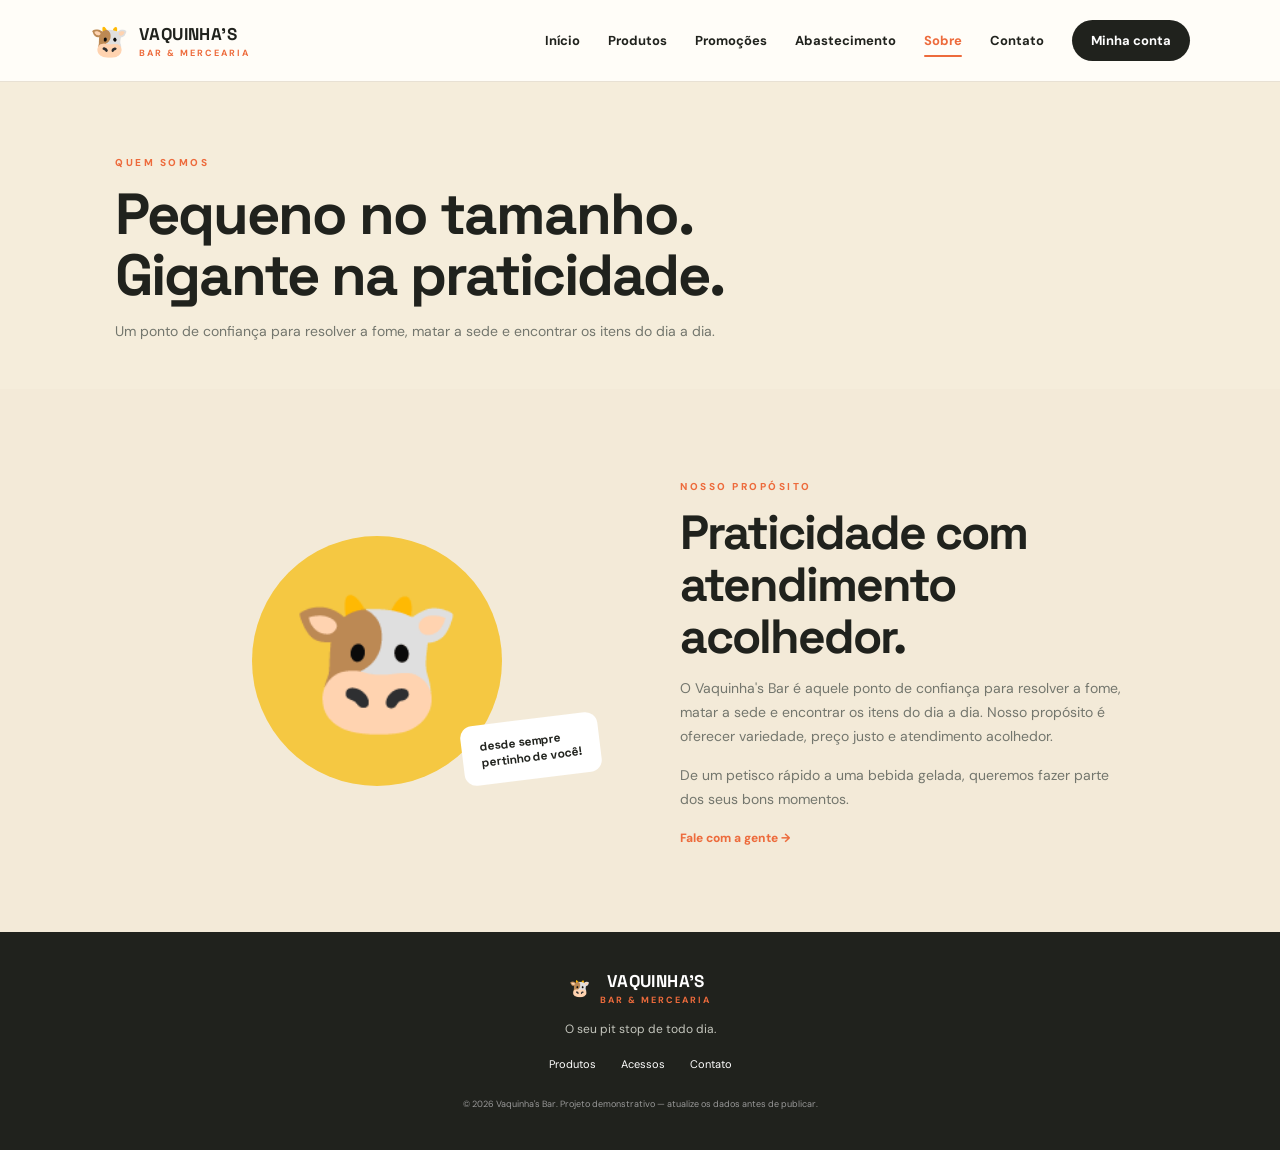
<file: vaquinhas_bar/sobre.html>
<!DOCTYPE html>
<html lang="pt-BR">
<head>
<meta charset="UTF-8"><meta name="viewport" content="width=device-width, initial-scale=1.0">
<meta name="description" content="Conheça o Vaquinha's Bar e Mercearia.">
<title>Sobre | Vaquinha's Bar</title><link rel="stylesheet" href="style.css">
</head><body>
<header class="topbar">
<a class="brand" href="index.html"><span class="brand-icon">🐮</span><span>VAQUINHA'S <small>BAR & MERCEARIA</small></span></a>
<button class="menu-toggle" aria-label="Abrir menu" aria-expanded="false" onclick="const n=document.querySelector('.nav'); const o=n.classList.toggle('open'); this.setAttribute('aria-expanded',o)">☰</button>
<nav class="nav" aria-label="Navegação principal">
<a href="index.html" >Início</a>
<a href="produtos.html" >Produtos</a>
<a href="promocoes.html" >Promoções</a>
<a href="abastecimento.html" >Abastecimento</a>
<a href="sobre.html" aria-current="page">Sobre</a>
<a href="contato.html" >Contato</a>
<a href="acesso.html" class="nav-cta" >Minha conta</a>
</nav></header>
<main class="page-main">
<section class="page-heading"><span class="eyebrow">QUEM SOMOS</span><h1>Pequeno no tamanho.<br>Gigante na praticidade.</h1><p>Um ponto de confiança para resolver a fome, matar a sede e encontrar os itens do dia a dia.</p></section>
<section class="about about-page"><div class="about-art"><div class="about-circle">🐮</div><span class="about-scribble">desde sempre<br>pertinho de você!</span></div><div><span class="eyebrow">NOSSO PROPÓSITO</span><h2>Praticidade com atendimento acolhedor.</h2><p>O Vaquinha's Bar é aquele ponto de confiança para resolver a fome, matar a sede e encontrar os itens do dia a dia. Nosso propósito é oferecer variedade, preço justo e atendimento acolhedor.</p><p>De um petisco rápido a uma bebida gelada, queremos fazer parte dos seus bons momentos.</p><a href="contato.html" class="text-link">Fale com a gente →</a></div></section>
</main>
<footer>
<a class="brand footer-brand" href="index.html"><span>🐮</span><span>VAQUINHA'S <small>BAR & MERCEARIA</small></span></a>
<p>O seu pit stop de todo dia.</p>
<div class="footer-links"><a href="produtos.html">Produtos</a><a href="acesso.html">Acessos</a><a href="contato.html">Contato</a></div>
<small>© 2026 Vaquinha's Bar. Projeto demonstrativo — atualize os dados antes de publicar.</small>
</footer>
<script src="script.js"></script>
</body></html>
</file>
<file: vaquinhas_bar/style.css>
@import url('https://fonts.googleapis.com/css2?family=DM+Sans:wght@400;500;600;700;800&family=Space+Grotesk:wght@500;600;700&display=swap');
:root{--ink:#20221d;--cream:#fbf7ed;--yellow:#f5c842;--orange:#ed6b3c;--green:#334f3c;--muted:#73766d;--line:#e8e1d4}*{box-sizing:border-box}html{scroll-behavior:smooth}body{margin:0;background:var(--cream);color:var(--ink);font-family:'DM Sans',sans-serif}a{color:inherit;text-decoration:none}.topbar{height:82px;padding:0 7%;display:flex;align-items:center;justify-content:space-between;background:#fffdf8;position:sticky;top:0;z-index:10;border-bottom:1px solid var(--line)}.brand{display:flex;align-items:center;gap:10px;font:700 17px 'Space Grotesk';letter-spacing:.4px}.brand-icon{font-size:31px}.brand small{display:block;font:700 9px 'DM Sans';letter-spacing:2px;color:var(--orange);margin-top:2px}.nav{display:flex;align-items:center;gap:28px;font-size:13px;font-weight:700}.nav a:hover,.text-link:hover{color:var(--orange)}.nav-cta{background:var(--ink);color:white;padding:12px 19px;border-radius:30px}.menu-toggle{display:none;background:none;border:0;font-size:25px}.hero{padding:75px 10% 65px;min-height:540px;display:grid;grid-template-columns:1.05fr .95fr;align-items:center;background:#f5eddb;overflow:hidden}.hero-content{max-width:580px}.eyebrow{font-size:10px;font-weight:800;letter-spacing:2.5px;color:var(--orange)}h1,h2,h3,p{margin-top:0}h1,h2{font-family:'Space Grotesk';letter-spacing:-2px}h1{font-size:clamp(45px,5.4vw,72px);line-height:1.02;margin:20px 0}.hero h1 em{color:var(--orange);font-style:normal}.hero-content>p{font-size:16px;line-height:1.8;color:#66695f;max-width:480px}.hero-actions{display:flex;gap:13px;margin:30px 0 25px}.btn{border:0;cursor:pointer;display:inline-flex;align-items:center;justify-content:center;gap:15px;padding:14px 22px;border-radius:30px;font:700 13px 'DM Sans';transition:.2s}.btn:hover{transform:translateY(-2px)}.btn-primary{background:var(--orange);color:white}.btn-ghost{border:1px solid #c9c1b2}.hero-note{font-size:11px;color:#777}.hero-note span{color:#4d8757;margin-right:7px}.hero-art{height:390px;position:relative;display:flex;align-items:center;justify-content:center}.sun{position:absolute;width:330px;height:330px;border-radius:50%;background:var(--yellow);right:10%;top:7%}.big-cow{font-size:190px;z-index:1;filter:drop-shadow(0 15px 5px #8b692633);transform:rotate(-8deg)}.drink,.chips{position:absolute;font-size:65px;z-index:2}.drink{right:9%;bottom:17%;transform:rotate(12deg)}.chips{left:8%;top:17%;transform:rotate(-15deg)}.hero-sticker{position:absolute;z-index:3;top:7%;right:0;background:var(--orange);color:white;border-radius:50%;width:82px;height:82px;display:grid;place-content:center;text-align:center;font:800 13px 'Space Grotesk';transform:rotate(12deg)}.hero-caption{position:absolute;bottom:0;right:20%;font:700 12px 'Space Grotesk';transform:rotate(-5deg)}.ticker{background:var(--green);color:#fff;padding:18px 7%;display:flex;justify-content:space-around;gap:20px;font-size:11px;letter-spacing:1px;flex-wrap:wrap}.ticker b{color:var(--yellow)}.section{padding:90px 9%}.section-head{display:flex;justify-content:space-between;align-items:end;gap:30px;margin-bottom:35px}.section h2,.about h2,.contact h2,.promo-section h2{font-size:clamp(35px,4vw,48px);line-height:1.08;margin:12px 0}.section-head p,.about p,.contact p{color:var(--muted);line-height:1.7;font-size:14px;max-width:570px;margin-bottom:0}.search-wrap{display:flex;gap:8px}.search-wrap input,.search-wrap select,.modal input,.modal select,.modal textarea,.contact input,.contact textarea{border:1px solid var(--line);background:white;padding:13px 15px;border-radius:10px;font:13px 'DM Sans';min-width:0}.search-wrap input{width:190px}.product-grid{display:grid;grid-template-columns:repeat(4,1fr);gap:17px}.product-card{background:white;border:1px solid var(--line);border-radius:17px;padding:17px;position:relative;transition:.2s}.product-card:hover{transform:translateY(-4px);box-shadow:0 12px 30px #33281612}.product-emoji{height:135px;border-radius:12px;background:#f7f1e5;display:grid;place-items:center;font-size:65px;margin-bottom:15px}.product-card h3{font-size:15px;margin:0 0 5px}.product-card p{font-size:11px;color:var(--muted);margin:0 0 14px}.product-bottom{display:flex;justify-content:space-between;align-items:center}.product-bottom strong{font:700 17px 'Space Grotesk'}.stock-badge{font-size:9px;padding:6px 8px;border-radius:20px;background:#e9f2e7;color:#3f7146}.stock-badge.low{background:#fff0e7;color:#c35c2d}.fineprint,.muted{font-size:11px;color:#92938c;margin-top:20px}.promo-section{padding:75px 9%;background:var(--green);color:white;display:grid;grid-template-columns:.8fr 1.2fr;gap:50px;align-items:center}.promo-copy .eyebrow{color:var(--yellow)}.promo-copy p{color:#d1d8ce;line-height:1.7;font-size:14px;max-width:330px;margin:20px 0 25px}.btn-light{background:var(--yellow);color:var(--ink)}.promo-cards{display:grid;grid-template-columns:1fr 1fr;gap:15px}.promo-card{padding:25px;border-radius:18px;color:var(--ink);min-height:260px}.yellow{background:var(--yellow)}.pink{background:#f4b8a5}.tag{font-size:9px;font-weight:800;letter-spacing:1.5px}.promo-emoji{font-size:47px;margin:18px 0 10px}.promo-card h3{font:700 21px 'Space Grotesk';margin-bottom:5px}.promo-card p{font-size:12px;margin-bottom:14px}.promo-card strong{display:block;font:700 21px 'Space Grotesk'}.promo-card small{display:block;font-size:9px;margin-top:12px;opacity:.7}.info-grid{display:grid;grid-template-columns:repeat(3,1fr);gap:17px}.info-card{background:white;border:1px solid var(--line);padding:25px;border-radius:16px}.info-icon{font-size:27px;margin-bottom:18px}.info-card h3{font:700 17px 'Space Grotesk'}.info-card p{font-size:12px;color:var(--muted);line-height:1.7}.big-info{font:700 23px 'Space Grotesk'!important;color:var(--orange)!important}.stock-list{padding-left:18px;font-size:12px;line-height:2}.stock-list .low-text{color:#c35c2d}.text-link{font-weight:800;font-size:12px;color:var(--orange)}.about{padding:85px 12%;display:grid;grid-template-columns:1fr 1fr;gap:80px;align-items:center;background:#f3ead8}.about-art{height:310px;position:relative;display:grid;place-items:center}.about-circle{height:250px;width:250px;border-radius:50%;background:var(--yellow);display:grid;place-items:center;font-size:140px}.about-scribble{position:absolute;right:0;bottom:12%;background:white;padding:14px 18px;border-radius:12px;font:700 12px 'Space Grotesk';transform:rotate(-7deg)}.about p{margin:15px 0}.portals{background:#fffdf8}.portal-grid{display:grid;grid-template-columns:repeat(4,1fr);gap:15px}.portal-card{border:1px solid var(--line);border-radius:16px;padding:23px;display:flex;flex-direction:column;align-items:flex-start;min-height:245px}.portal-card>span{font-size:30px;margin-bottom:18px}.portal-card h3{font:700 17px 'Space Grotesk';margin-bottom:8px}.portal-card p{font-size:11px;line-height:1.7;color:var(--muted);flex:1}.btn-dark{background:var(--ink);color:white;padding:11px 15px;font-size:11px}.btn-outline{background:white;border:1px solid var(--ink);padding:11px 15px;font-size:11px}.contact{background:#f5eddb;padding:75px 12%;display:grid;grid-template-columns:1fr 1fr;gap:70px}.contact form{display:grid;gap:10px}.contact input,.contact textarea{width:100%}.contact textarea{min-height:105px;resize:vertical}.contact form .btn{justify-self:start}.form-note{font-size:12px;color:var(--green);margin:0}footer{background:#20221d;color:white;padding:38px 9%;text-align:center}footer p{color:#c4c6bd;font-size:12px;margin:15px 0}.footer-brand{justify-content:center}.footer-links{display:flex;justify-content:center;gap:25px;font-size:11px;margin:20px}footer>small{font-size:9px;color:#999}.modal-backdrop{display:none;position:fixed;inset:0;background:#111b;z-index:30;align-items:center;justify-content:center;padding:18px}.modal-backdrop.show{display:flex}.modal{background:var(--cream);width:min(500px,100%);max-height:90vh;overflow:auto;padding:30px;border-radius:20px;position:relative}.modal-close{position:absolute;right:18px;top:12px;border:0;background:none;font-size:28px;cursor:pointer}.modal h2{font:700 27px 'Space Grotesk';margin:0 30px 8px 0}.modal p{font-size:12px;color:var(--muted);line-height:1.6}.modal form{display:grid;gap:10px;margin-top:20px}.modal input,.modal textarea,.modal select{width:100%}.modal textarea{min-height:85px}.modal .btn{justify-self:start}.admin-hint{background:#fff0df;padding:12px;border-radius:9px;font-size:11px!important;color:#87502c!important}.admin-dashboard{display:grid;gap:10px}.admin-row{display:flex;justify-content:space-between;background:white;padding:12px;border-radius:9px;font-size:12px}
@media(max-width:900px){.nav{gap:13px;font-size:11px}.hero{padding-left:7%;padding-right:7%}.product-grid{grid-template-columns:repeat(2,1fr)}.portal-grid{grid-template-columns:repeat(2,1fr)}.section{padding:70px 7%}}
@media(max-width:650px){.topbar{height:70px;padding:0 5%}.menu-toggle{display:block}.nav{display:none;position:absolute;top:70px;left:0;right:0;background:white;padding:20px;flex-direction:column;align-items:stretch}.nav.open{display:flex}.nav a{padding:10px}.hero{grid-template-columns:1fr;padding:55px 7% 35px}.hero-art{height:270px}.sun{width:230px;height:230px}.big-cow{font-size:140px}.drink,.chips{font-size:45px}.hero-sticker{width:65px;height:65px;font-size:10px}.section-head{display:block}.search-wrap{margin-top:20px;flex-wrap:wrap}.search-wrap input{flex:1}.product-grid{gap:10px}.product-card{padding:10px}.product-emoji{height:100px;font-size:48px}.product-card h3{font-size:13px}.product-bottom strong{font-size:14px}.promo-section,.about,.contact{grid-template-columns:1fr;gap:35px;padding:60px 7%}.promo-cards{gap:9px}.promo-card{padding:16px;min-height:235px}.promo-card h3{font-size:17px}.promo-card strong{font-size:16px}.info-grid{grid-template-columns:1fr}.about-art{height:250px}.about-circle{height:210px;width:210px;font-size:115px}.portal-grid{grid-template-columns:1fr 1fr}.portal-card{padding:16px;min-height:255px}.portal-card .btn{font-size:10px;padding:10px}.ticker{font-size:9px;gap:12px}.section{padding:60px 6%}}

/* Interações do catálogo e sacola */
.btn-add{width:100%;margin-top:15px;background:#334f3c;color:#fff;padding:11px 12px;font-size:11px}
.btn-add:hover{background:#263d2e}
.btn-add:disabled{background:#d4d2ca;color:#777;cursor:not-allowed;transform:none}
.cart-bar{margin-top:25px;background:#fff;border:1px solid var(--line);border-radius:14px;padding:16px 19px;display:flex;align-items:center;justify-content:space-between;gap:15px}
.cart-summary{display:flex;align-items:center;gap:18px;font-size:12px;color:var(--muted)}
.cart-summary strong{font:700 20px 'Space Grotesk';color:var(--ink)}
.cart-panel{margin-top:12px;padding:20px;background:#fff;border:1px solid var(--line);border-radius:14px}
.cart-panel[hidden]{display:none}
.cart-panel-head,.cart-final{display:flex;align-items:center;justify-content:space-between;gap:12px}
.cart-panel-head h3{font:700 18px 'Space Grotesk';margin:0}
.cart-clear{border:0;background:none;color:var(--orange);font:700 11px 'DM Sans';cursor:pointer}
.cart-empty,.empty-products{font-size:13px;color:var(--muted)}
.cart-item{display:grid;grid-template-columns:1fr auto auto;align-items:center;gap:15px;padding:14px 0;border-bottom:1px solid var(--line)}
.cart-item-name{display:flex;align-items:center;gap:11px;min-width:0}
.cart-item-name>span{font-size:25px}
.cart-item-name strong,.cart-item-name small{display:block}
.cart-item-name strong{font-size:12px}
.cart-item-name small{font-size:10px;color:var(--muted);margin-top:3px}
.cart-controls{display:flex;align-items:center;gap:10px;font-size:12px;font-weight:700}
.cart-controls button{width:27px;height:27px;border:1px solid var(--line);background:var(--cream);border-radius:50%;font-size:17px;cursor:pointer}
.cart-controls button:disabled{opacity:.35;cursor:not-allowed}
.cart-subtotal{font-size:12px;white-space:nowrap}
.cart-final{padding-top:16px;font-size:13px}
.cart-final strong{font:700 20px 'Space Grotesk'}
.cart-disclaimer{font-size:10px;color:var(--muted);margin:12px 0 0}
@media(max-width:650px){.cart-bar{align-items:flex-start;flex-direction:column}.cart-bar .btn{width:100%}.cart-summary{width:100%;justify-content:space-between}.cart-item{grid-template-columns:1fr auto}.cart-subtotal{grid-column:1/-1;text-align:right}.cart-item-name strong{font-size:11px}}


/* Navegação por páginas independentes */
.nav a[aria-current="page"]:not(.nav-cta){color:var(--orange);position:relative}
.nav a[aria-current="page"]:not(.nav-cta)::after{content:"";position:absolute;left:0;right:0;bottom:-8px;height:2px;background:var(--orange);border-radius:3px}
.nav .nav-cta[aria-current="page"]{background:var(--orange);color:#fff}
.page-main{min-height:65vh}
.page-heading{padding:68px 9% 45px;background:#f5eddb}
.page-heading h1{font:700 clamp(38px,5vw,58px)/1.05 'Space Grotesk';letter-spacing:-2px;margin:13px 0}
.page-heading p{max-width:650px;color:var(--muted);font-size:14px;line-height:1.8;margin:0}
.page-heading-links{display:flex;gap:20px;margin-top:20px;flex-wrap:wrap}
.page-heading-links a{font-size:12px;font-weight:800;color:var(--orange)}
.home-hero{min-height:510px}
.home-links{padding-top:65px}
.home-link-grid{display:grid;grid-template-columns:repeat(4,1fr);gap:16px}
.home-link-card{display:flex;flex-direction:column;align-items:flex-start;min-height:220px;padding:22px;background:white;border:1px solid var(--line);border-radius:16px;transition:.2s}
.home-link-card:hover{transform:translateY(-4px);box-shadow:0 12px 30px #33281612}
.home-link-card>span{font-size:30px;margin-bottom:15px}
.home-link-card h3{font:700 18px 'Space Grotesk';margin:0 0 8px}
.home-link-card p{font-size:12px;line-height:1.7;color:var(--muted);flex:1;margin:0 0 15px}
.home-link-card strong{font-size:11px;color:var(--orange)}
.product-page-section{padding-top:55px}
.promo-page-section{margin-top:0}
.promo-rules{padding-top:55px}
.about-page{margin:0}
.access-page{padding-top:35px}
.contact-page{margin:0}
.contact-detail{display:flex;align-items:center;gap:12px;margin-top:20px}
.contact-detail>span{font-size:23px}
.contact-detail b,.contact-detail small{display:block}
.contact-detail b{font-size:12px}
.contact-detail small{font-size:11px;color:var(--muted);margin-top:3px}
.form-page{background:#f5eddb;padding:65px 18px;min-height:65vh;display:flex;justify-content:center;align-items:flex-start}
.form-page-card{width:min(560px,100%);background:#fffdf8;border:1px solid var(--line);border-radius:18px;padding:35px}
.form-page-card h1{font:700 clamp(32px,4vw,44px)/1.08 'Space Grotesk';letter-spacing:-1.5px;margin:12px 0}
.form-page-card>p{font-size:13px;line-height:1.7;color:var(--muted)}
.form-page-card form{display:grid;gap:11px;margin:22px 0}
.form-page-card input,.form-page-card select,.form-page-card textarea{width:100%;border:1px solid var(--line);background:white;padding:13px 15px;border-radius:10px;font:13px 'DM Sans'}
.form-page-card textarea{min-height:110px;resize:vertical}
.form-page-card form button{justify-self:start}
.form-page-card .text-link{display:inline-block;margin-top:8px}
.form-page-card [hidden],#admin-dashboard[hidden]{display:none!important}
#admin-dashboard{margin:22px 0}
#admin-dashboard h2{font:700 21px 'Space Grotesk'}
@media(max-width:900px){.home-link-grid{grid-template-columns:repeat(2,1fr)}}
@media(max-width:650px){.page-heading{padding:50px 7% 35px}.home-link-grid{grid-template-columns:1fr 1fr}.home-link-card{min-height:220px;padding:16px}.home-link-card h3{font-size:16px}.form-page{padding:35px 14px}.form-page-card{padding:24px}.page-heading h1{font-size:40px}.nav a[aria-current="page"]:not(.nav-cta)::after{display:none}}
</file>
